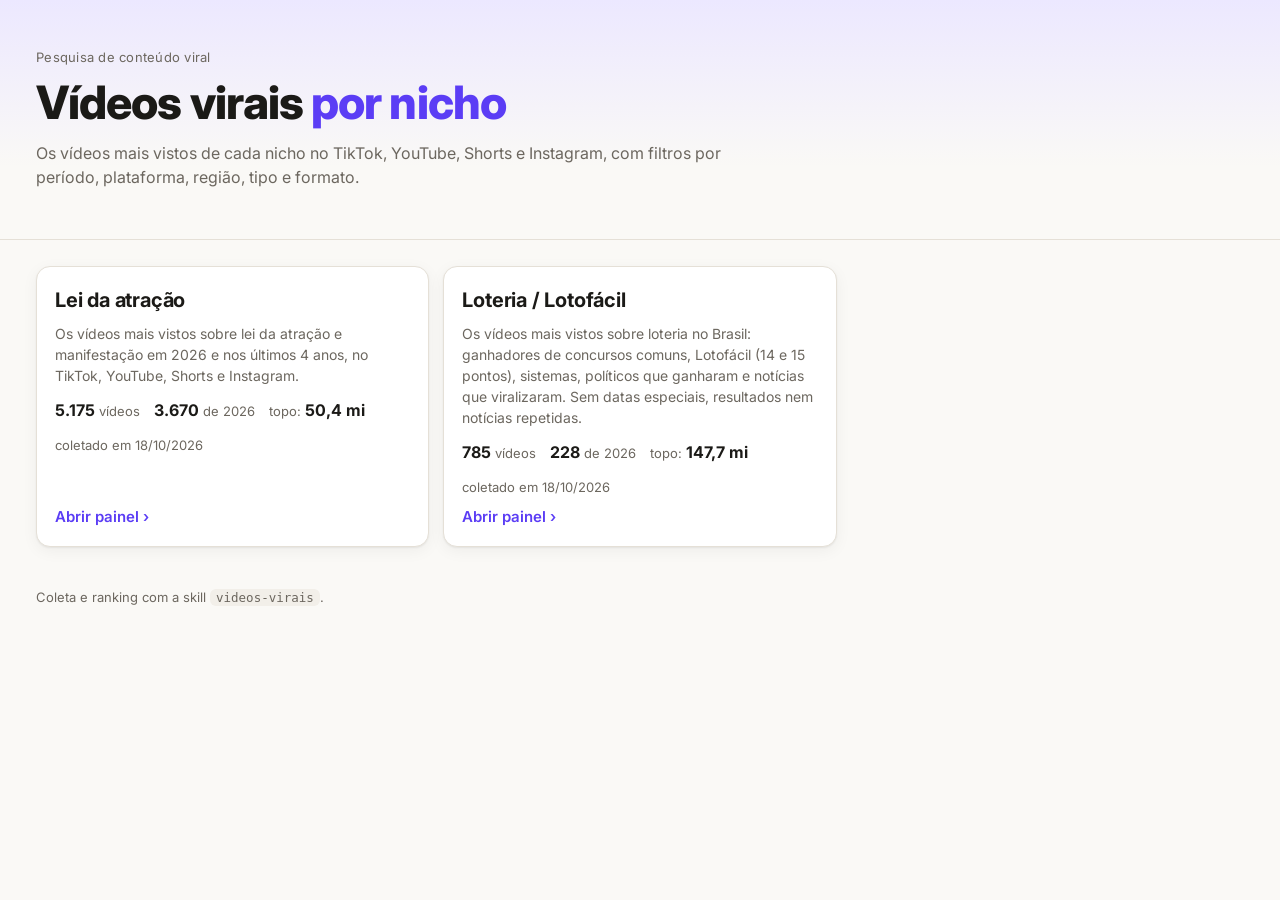
<file: index.html>
<!doctype html>
<html lang="pt-BR">
<head>
  <meta charset="utf-8">
  <meta name="viewport" content="width=device-width, initial-scale=1">
  <title>Vídeos virais por nicho</title>
  <meta name="description" content="Rankings dos vídeos mais vistos por nicho no TikTok, YouTube, Shorts e Instagram.">
  <meta name="robots" content="noindex">
  <link rel="preconnect" href="https://fonts.googleapis.com">
  <link rel="preconnect" href="https://fonts.gstatic.com" crossorigin>
  <link href="https://fonts.googleapis.com/css2?family=Inter:wght@400;500;600;700;800&display=swap" rel="stylesheet">
  <link rel="stylesheet" href="assets/styles.css">
</head>
<body>
  <header class="hero">
    <div class="wrap">
      <p class="eyebrow">Pesquisa de conteúdo viral</p>
      <h1>Vídeos virais <span>por nicho</span></h1>
      <p class="lede">Os vídeos mais vistos de cada nicho no TikTok, YouTube, Shorts e Instagram, com filtros por período, plataforma, região, tipo e formato.</p>
    </div>
  </header>
  <main class="wrap">
    <div class="niches">
      <a class="niche" href="lei-da-atracao/"><h2>Lei da atração</h2><p>Os vídeos mais vistos sobre lei da atração e manifestação em 2026 e nos últimos 4 anos, no TikTok, YouTube, Shorts e Instagram.</p><div class="nums"><span><b>5.175</b> vídeos</span><span><b>3.670</b> de 2026</span><span>topo: <b>50,4 mi</b></span><span>coletado em 18/10/2026</span></div><span class="go">Abrir painel ›</span></a>
      <a class="niche" href="loteria/"><h2>Loteria / Lotofácil</h2><p>Os vídeos mais vistos sobre loteria no Brasil: ganhadores de concursos comuns, Lotofácil (14 e 15 pontos), sistemas, políticos que ganharam e notícias que viralizaram. Sem datas especiais, resultados nem notícias repetidas.</p><div class="nums"><span><b>785</b> vídeos</span><span><b>228</b> de 2026</span><span>topo: <b>147,7 mi</b></span><span>coletado em 18/10/2026</span></div><span class="go">Abrir painel ›</span></a>
    </div>
  </main>
  <footer class="wrap foot">
    <p>Coleta e ranking com a skill <code>videos-virais</code>.</p>
  </footer>
</body>
</html>
</file>
<file: assets/styles.css>
:root {
  --bg: #faf9f6;
  --surface: #ffffff;
  --surface-2: #f2efe9;
  --text: #1b1a17;
  --muted: #6c675f;
  --border: #e5e0d7;
  --accent: #5b3df5;
  --accent-soft: #ece8ff;
  --gold: #b7791f;
  --tiktok: #111111;
  --youtube: #e62117;
  --shorts: #ff2d6f;
  --instagram: #c13584;
  --shadow: 0 1px 2px rgba(20, 18, 14, .06), 0 4px 16px rgba(20, 18, 14, .05);
  --radius: 14px;
  color-scheme: light;
}

@media (prefers-color-scheme: dark) {
  :root:not([data-theme="light"]) {
    --bg: #111113;
    --surface: #1a1a1d;
    --surface-2: #232327;
    --text: #ecebe8;
    --muted: #a19d96;
    --border: #2f2f35;
    --accent: #9b8aff;
    --accent-soft: #26214a;
    --gold: #e0a84a;
    --tiktok: #e8e8e8;
    --shadow: 0 1px 2px rgba(0, 0, 0, .4);
    color-scheme: dark;
  }
}

* { box-sizing: border-box; }
[hidden] { display: none !important; }

body {
  margin: 0;
  background: var(--bg);
  color: var(--text);
  font: 15px/1.5 Inter, system-ui, -apple-system, "Segoe UI", Roboto, sans-serif;
  -webkit-font-smoothing: antialiased;
}

a { color: var(--accent); }

.wrap { max-width: 1240px; margin: 0 auto; padding: 0 16px; }

.hero { padding: 48px 0 28px; border-bottom: 1px solid var(--border); background: linear-gradient(180deg, var(--accent-soft), transparent 70%); }
.eyebrow { margin: 0 0 10px; color: var(--muted); font-size: 13px; letter-spacing: .02em; }
.hero h1 { margin: 0; font-size: clamp(28px, 4.4vw, 46px); line-height: 1.08; letter-spacing: -.02em; font-weight: 800; max-width: 22ch; }
.hero h1 span { color: var(--accent); }
.lede { max-width: 70ch; color: var(--muted); font-size: 16px; margin: 14px 0 22px; }

.stats { display: grid; grid-template-columns: repeat(auto-fit, minmax(150px, 1fr)); gap: 10px; }
.stat { background: var(--surface); border: 1px solid var(--border); border-radius: var(--radius); padding: 12px 14px; box-shadow: var(--shadow); }
.stat b { display: block; font-size: 22px; letter-spacing: -.01em; }
.stat span { color: var(--muted); font-size: 13px; }

.controls { display: flex; flex-wrap: wrap; gap: 14px 18px; align-items: flex-end; padding-top: 22px; padding-bottom: 10px; position: sticky; top: 0; background: var(--bg); z-index: 5; border-bottom: 1px solid var(--border); }
.group { display: flex; flex-direction: column; gap: 6px; min-width: 0; max-width: 100%; }
.group.grow { flex: 1 1 200px; }
.label { font-size: 12px; font-weight: 600; color: var(--muted); text-transform: uppercase; letter-spacing: .05em; }
.seg { display: inline-flex; flex-wrap: wrap; background: var(--surface-2); border-radius: 999px; padding: 3px; gap: 2px; }
.seg button { border: 0; background: transparent; color: var(--text); font: inherit; font-size: 14px; padding: 6px 12px; border-radius: 999px; cursor: pointer; white-space: nowrap; }
.seg button[aria-pressed="true"] { background: var(--surface); box-shadow: var(--shadow); font-weight: 600; color: var(--accent); }
.seg button:focus-visible, .more:focus-visible, input:focus-visible, select:focus-visible { outline: 2px solid var(--accent); outline-offset: 2px; }
input[type="search"], select { font: inherit; color: var(--text); background: var(--surface); border: 1px solid var(--border); border-radius: 10px; padding: 8px 12px; min-height: 38px; }
input[type="search"] { width: 100%; }
.toggle { display: flex; align-items: center; gap: 8px; font-size: 13px; color: var(--muted); width: 100%; }

.summary { color: var(--muted); margin: 18px 0 12px; font-size: 14px; }

.grid { display: grid; grid-template-columns: repeat(auto-fill, minmax(270px, 1fr)); gap: 14px; }
.card { min-width: 0; background: var(--surface); border: 1px solid var(--border); border-radius: var(--radius); overflow: hidden; display: flex; flex-direction: column; box-shadow: var(--shadow); }
.media { position: relative; aspect-ratio: 16 / 9; background: var(--surface-2); display: flex; align-items: center; justify-content: center; overflow: hidden; }
.media.ph-only { aspect-ratio: 3 / 1; }
.media img { width: 100%; height: 100%; object-fit: cover; display: block; }
.media .ph { font-weight: 800; font-size: 26px; letter-spacing: -.02em; color: #fff; }
.media.tiktok { background: linear-gradient(135deg, #111, #25f4ee 160%); }
.media.instagram { background: linear-gradient(135deg, #feda75, #d62976 55%, #4f5bd5); }
.rank { position: absolute; top: 8px; left: 8px; background: rgba(0, 0, 0, .72); color: #fff; font-size: 12px; font-weight: 700; padding: 3px 8px; border-radius: 999px; }
.body { padding: 12px 14px 14px; display: flex; flex-direction: column; gap: 8px; flex: 1; }
.chips { display: flex; flex-wrap: wrap; gap: 6px; }
.chip { font-size: 11.5px; font-weight: 600; padding: 2px 8px; border-radius: 999px; background: var(--surface-2); color: var(--muted); }
.chip.p-tiktok { background: var(--tiktok); color: var(--bg); }
.chip.p-youtube { background: var(--youtube); color: #fff; }
.chip.p-youtube-shorts { background: var(--shorts); color: #fff; }
.chip.p-instagram { background: var(--instagram); color: #fff; }
.chip.audio { background: var(--accent-soft); color: var(--accent); }
.chip.trend { background: transparent; border: 1px dashed var(--border); }
.views { font-size: 24px; font-weight: 800; letter-spacing: -.02em; }
.views small { font-size: 13px; font-weight: 500; color: var(--muted); margin-left: 6px; }
.title { margin: 0; font-size: 14px; display: -webkit-box; -webkit-line-clamp: 3; -webkit-box-orient: vertical; overflow: hidden; overflow-wrap: anywhere; }
.meta { margin-top: auto; display: flex; justify-content: space-between; gap: 8px; font-size: 13px; color: var(--muted); }
.meta a { font-weight: 600; text-decoration: none; white-space: nowrap; }
.meta .who { min-width: 0; flex: 1; overflow: hidden; text-overflow: ellipsis; white-space: nowrap; }

.more-wrap { display: flex; justify-content: center; margin: 22px 0 8px; }
.more { font: inherit; font-weight: 600; background: var(--accent); color: #fff; border: 0; border-radius: 999px; padding: 10px 22px; cursor: pointer; }
.more[hidden] { display: none; }
.empty { color: var(--muted); padding: 40px 0; text-align: center; }

.insights, .method { padding-top: 40px; }
h2 { font-size: 24px; letter-spacing: -.01em; margin: 0 0 14px; }
.cards { display: grid; grid-template-columns: repeat(auto-fit, minmax(260px, 1fr)); gap: 12px; }
.cards article { background: var(--surface); border: 1px solid var(--border); border-radius: var(--radius); padding: 16px; }
.cards h3 { margin: 0 0 6px; font-size: 16px; }
.cards p { margin: 0; color: var(--muted); font-size: 14px; }
.method ul { padding-left: 18px; color: var(--muted); max-width: 90ch; }
.method li { margin-bottom: 8px; }
.method strong { color: var(--text); }
.downloads { font-weight: 600; }
.foot { color: var(--muted); font-size: 13px; padding-top: 28px; padding-bottom: 48px; }
code { font-size: 12.5px; background: var(--surface-2); padding: 1px 6px; border-radius: 6px; }

@media (max-width: 640px) {
  .hero { padding-top: 32px; }
  .controls { position: static; }
  .seg button { padding: 6px 10px; font-size: 13px; }
}

.back { color: inherit; font-weight: 600; text-decoration: none; }
.back::before { content: "‹ "; }
.chip.kind { background: var(--gold); color: #fff; }
.niches { display: grid; grid-template-columns: repeat(auto-fill, minmax(300px, 1fr)); gap: 14px; padding-top: 26px; }
.niche { display: flex; flex-direction: column; gap: 8px; background: var(--surface); border: 1px solid var(--border); border-radius: var(--radius); padding: 18px; box-shadow: var(--shadow); color: inherit; text-decoration: none; min-width: 0; }
.niche:hover { border-color: var(--accent); }
.niche h2 { margin: 0; font-size: 20px; }
.niche p { margin: 0; color: var(--muted); font-size: 14px; }
.niche .nums { display: flex; flex-wrap: wrap; gap: 14px; margin-top: 4px; font-size: 13px; color: var(--muted); }
.niche .nums b { color: var(--text); font-size: 16px; }
.niche .go { margin-top: auto; font-weight: 600; color: var(--accent); }
</file>
